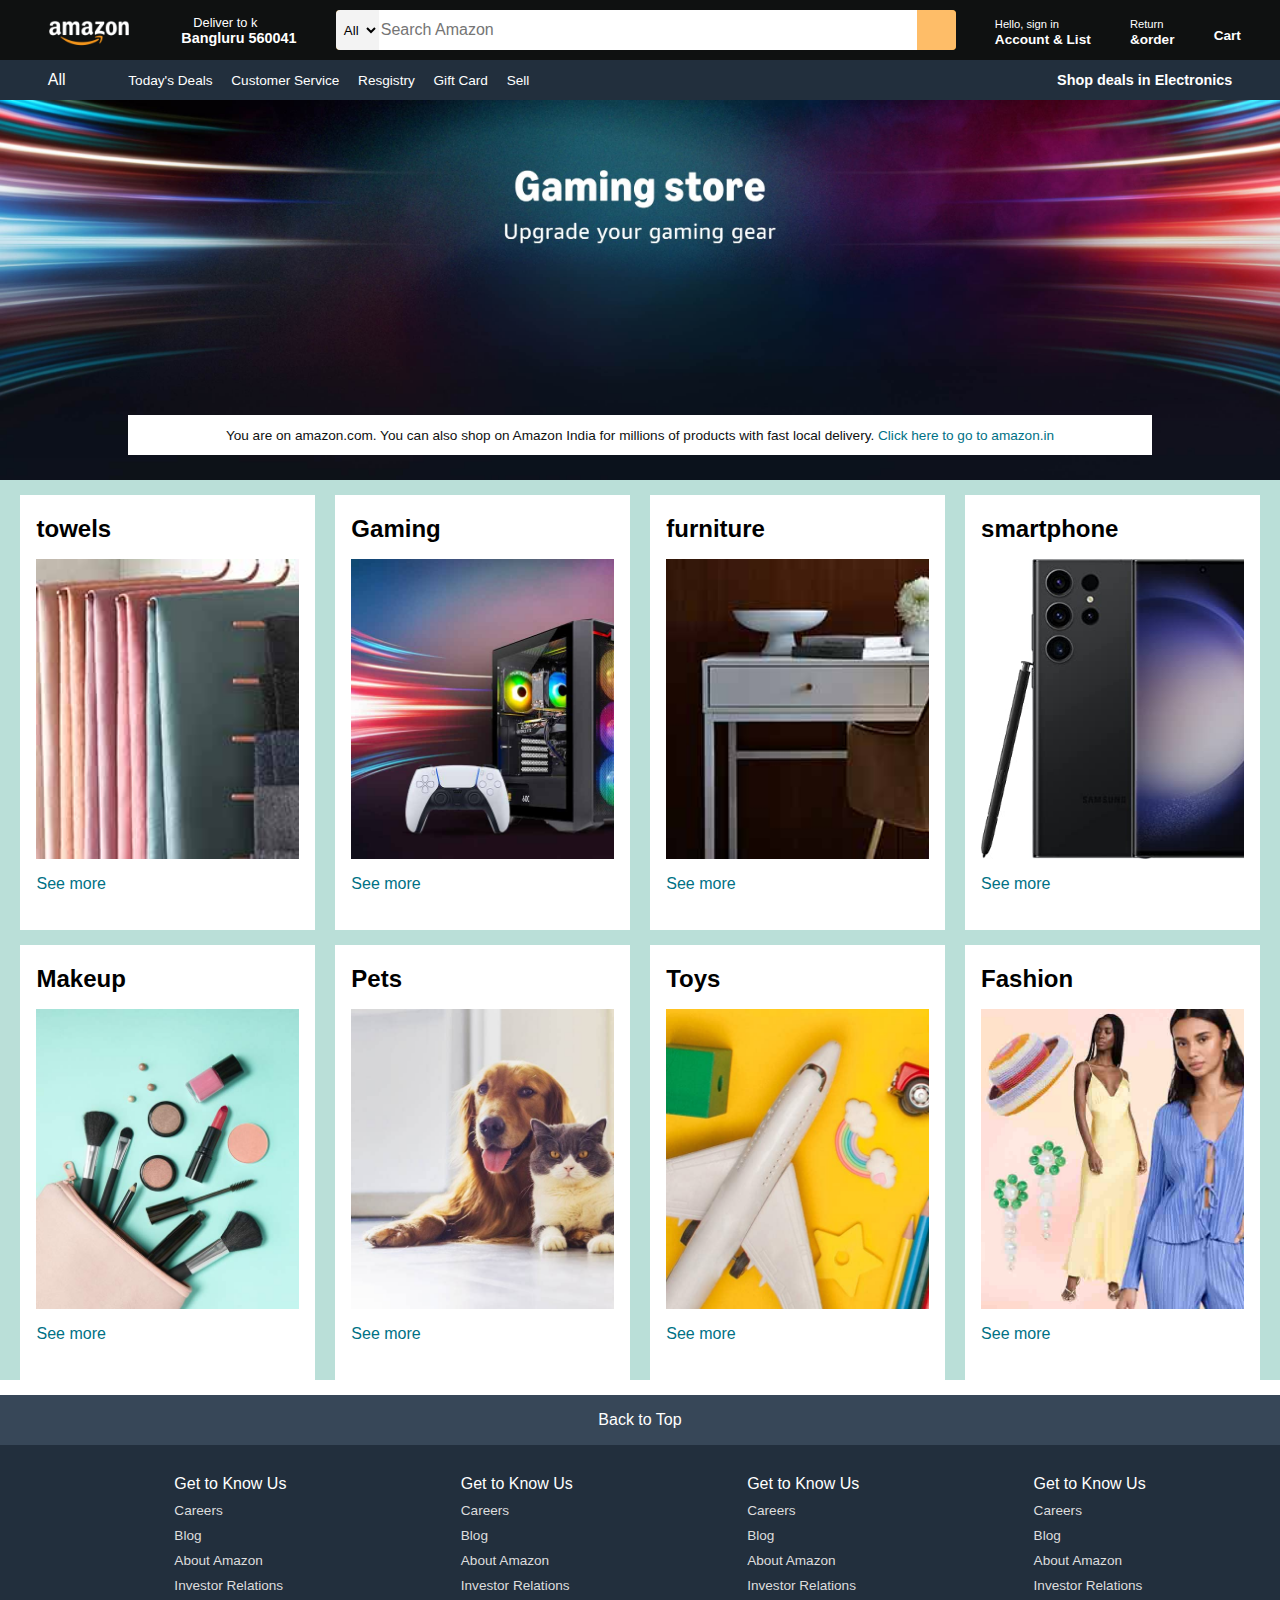
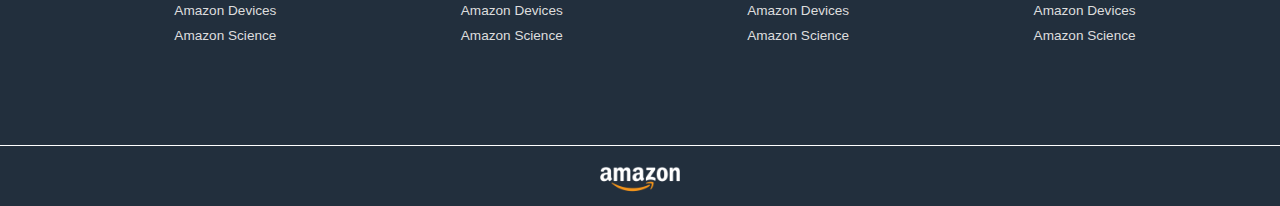
<file: amazon/index.html>
<!DOCTYPE html>
<html lang="en">
<head>
    <meta charset="UTF-8">
    <meta name="viewport" content="width=device-width, initial-scale=1.0">
    <title>amazon</title>
    <link rel="stylesheet" href="https://cdnjs.cloudflare.com/ajax/libs/font-awesome/6.6.0/css/all.min.css" integrity="sha512-Kc323vGBEqzTmouAECnVceyQqyqdsSiqLQISBL29aUW4U/M7pSPA/gEUZQqv1cwx4OnYxTxve5UMg5GT6L4JJg==" crossorigin="anonymous" referrerpolicy="no-referrer" />
    <link rel="stylesheet" href="style.css">
</head>
<body>
   <header>
    <div class ="navbar">
        <div class ="nav-logo border">
           <div class = "logo"></div> 
        </div>
        <div class = "nav-address border">
            <p class="add-first">Deliver to k</p>
            <div class ="add-icon">
                <i class="fa-solid fa-location-dot"></i>
                <p class="add-second">Bangluru 560041 </p>
            </div>
        </div>
        <div class ="nav-search">
            <select class="search-select">
                <option>All</option>
            </select>
            <input placeholder="Search Amazon" class="search-input">
            <div class ="search-icon">
                <i class="fa-solid fa-magnifying-glass"></i>
            </div>
        </div>
        <div class="nav-signin border">
            <p><span>Hello, sign in</span></p>
            <p class="nav-second">Account & List</p>
        </div>

        <div class="nav-return border">
            <p><span>Return </span></p>
            <p class="nav-second">&order</p>
        </div>
        <div class="nav-cart border">
            <i class="fa-solid fa-cart-shopping"></i>
            Cart
        </div>
    </div>
    <div class="panel">
        <div class="panel-all">
            <i class="fa-solid fa-bars"></i>
            All
        </div>
        <div class="panel-ops border">
             <p>Today's Deals</p>
             <p>Customer Service</p>
             <p>Resgistry</p>
             <p>Gift Card</p>
             <p>Sell</p>
        </div>
        <div class="panel-deals">
            Shop deals in Electronics 
        </div>
    </div>
   </header>
   <div class="hero-section">
    <div class="hero-msg">
        <p>You are on amazon.com. You can also shop on Amazon India for millions of products with fast local delivery. <a>Click here to go to amazon.in</a></p>
    </div>
   </div>
   <div class="shop-section">
        <div class="box">
            <div class="box-content">
                <h2>towels</h2>
                <div class="box-img" style="background-image: url('box1_image.jpg');"></div>
                <p>See more</p>
            </div>
        </div>
        <div class="box">
            <div class="box-content">
                <h2>Gaming </h2>
                <div class="box-img" style="background-image: url('boxB_2.jpg');"></div>
                <p>See more</p>
            </div>
        </div>
        <div class="box">
            <div class="box-content">
                <h2>furniture</h2>
                <div class="box-img" style="background-image: url('box3_image.jpg');"></div>
                <p>See more</p>
            </div>
        </div>
        <div class="box">
            <div class="box-content">
                <h2>smartphone</h2>
                <div class="box-img" style="background-image: url('box4_image.jpg');"></div>
                <p>See more</p>
            </div>
        </div>
        <div class="box">
            <div class="box-content">
                <h2>Makeup</h2>
                <div class="box-img" style="background-image: url('box5_image.jpg');"></div>
                <p>See more</p>
            </div>
        </div>
        <div class="box">
            <div class="box-content">
                <h2>Pets</h2>
                <div class="box-img" style="background-image: url('box6_image.jpg');"></div>
                <p>See more</p>
            </div>
        </div>
        <div class="box">
            <div class="box-content">
                <h2>Toys</h2>
                <div class="box-img" style="background-image: url('box7_image.jpg');"></div>
                <p>See more</p>
            </div>
        </div>
        <div class="box">
            <div class="box-content">
                <h2>Fashion</h2>
                <div class="box-img" style="background-image: url('box8_image.jpg');"></div>
                <p>See more</p>
            </div>
        </div>
   </div>
   <footer>
        <div class="foot-panel1">
            Back to Top
        </div>
        <div class="foot-panel2">
            <ul>
                <p>Get to Know Us</p>
                <a>Careers</a>
                <a>Blog</a>
                <a>About Amazon</a>
                <a>Investor Relations</a>    
                <a>Amazon Devices</a>
                <a>Amazon Science</a>
            </ul>
            <ul>
                <p>Get to Know Us</p>
                <a>Careers</a>
                <a>Blog</a>
                <a>About Amazon</a>
                <a>Investor Relations</a>    
                <a>Amazon Devices</a>
                <a>Amazon Science</a>
            </ul>
            <ul>
                <p>Get to Know Us</p>
                <a>Careers</a>
                <a>Blog</a>
                <a>About Amazon</a>
                <a>Investor Relations</a>    
                <a>Amazon Devices</a>
                <a>Amazon Science</a>
            </ul>
            <ul>
                <p>Get to Know Us</p>
                <a>Careers</a>
                <a>Blog</a>
                <a>About Amazon</a>
                <a>Investor Relations</a>    
                <a>Amazon Devices</a>
                <a>Amazon Science</a>
            </ul>
        </div>
        <div class="foot-panel3">
            <div class="logo">

            </div>
        </div>
   </footer>
</body>
</html>
</file>
<file: amazon/style.css>
*{
    margin: 0;
    font-family: Arial;
    border: border-box;
}

.navbar {
    height: 60px;
    background-color: #0f1111;
    color: white;
    display:flex;
    align-items: center;
    justify-content: space-evenly ;
}

.nav-logo {
    height: 50px;
    width: 100px;
}

.logo{
    background-image: url("amazon_logo.png");
    background-size: cover;
    height: 50px;
    width: 100%;
}

.border {
    border: 2px soild transparent;

}

.border:hover {
    border: 1px solid white;
}

.add-first{
    color: white;
    font-size: 0.80rem;
    margin-left: 15px;

}

.add-second {
    color: white;
    font-size: 0.9rem;
    margin-left: 3px;
    font-weight: 700;
}

.add-icon {
    display:flex;
    align-items: center;
}

.nav-search {
    display: flex;
    background-color: rgb(206, 137, 10);
    width: 620px;
    height: 40px;
    border-radius: 4px;
}

.search-select {
    background-color: #f3f3f3;
    width: 50px;
    text-align: center;
    border-top-left-radius: 4px;
    border-bottom-left-radius: 4px;
    border: none;
}

.search-input {
    width: 100%;
    font-size: 1rem;
    border: none;
}

.search-icon {
    width: 45px;
    display: flex;
    justify-content: center;
    align-items: center;
    font-size: 1.2rem;
    background-color: #febd68;
    border-top-right-radius: 4px;
    border-bottom-right-radius: 4px;
   color: #0f1111;
}

.nav-search:hover {
    border: 2px solid #febd68;
}

span {
    font-size: 0.7rem;
}

.nav-second {
    font-size: 0.85rem;
    font-weight:700;
}

.nav-cart i {
    font-size: 30px;

}

.nav-cart {
     font-size: 0.85rem;
     font-weight: 700;
} 

.panel {
    height: 40px;
    background-color: #222f3d;
    display: flex;
    color: white;
    align-items: center;
    justify-content: space-evenly;
}

.panel-ops p{
    display: inline;
    margin-left: 15px;
}

.panel-ops{
    width: 70%;
    font-size: 0.85rem;
}

.panel-deals {
    font-size: 0.9rem;
    font-weight: 700;
}

.hero-section {
    background-image: url("main_image.jpg");
    background-size: cover;
    height: 380px;
    display: flex;
    justify-content: center;
    align-items: end;
}

.hero-msg {
     background-color: white;
     color: #0f1111;
     height: 40px;
     display: flex;
     align-items:center;
     justify-content: center;
     font-size: 0.85rem;
     width: 80%;
     margin-bottom: 25px;


}

.hero-msg a{
    color: #007185;
    
}

.shop-section {
    display: flex;
    flex-wrap:wrap;
    justify-content: space-evenly;
    background-color: #badfd8;
}
.box {
    height: 400px;
    width: 23%;
    background-color: white;
    padding: 20px 0px 15px;
    margin-top: 15px;
}

.box-img {
    height: 300px;
    background-size:cover;
    margin-top: 1rem;
    margin-bottom: 1rem;
}

.box-content {
    margin-left: 1rem;
    margin-right: 1rem;
}

.box-content p {
    color:#007185;
}
footer{
    margin-top: 15px;
}
.foot-panel1 {
    background-color: #374758;
    color: white;
    height: 50px;
    display: flex;
    justify-content: center;
    align-items: center;
    font-size: 1rem;
}

.foot-panel2 {
    background-color: #222f3d;
    color: white;
    height: 300px;
    display: flex;
    justify-content: space-evenly;

}
ul{
    margin-top: 30px;
}

ul a{
    display: block;
    font-size: 0.85rem;
    margin-top: 10px;
    color: #dddddd;
}

.foot-panel3 {
    background-color: #222f3d;
    color: white;
    border-top: 0.5px solid white;
    height: 60px;
    display: flex;
    justify-content: center;
    align-items: center;

}

.logo {
    background-image: url("amazon_logo.png");
    background-size: cover;
    height: 50;
    width: 100px;
}
</file>
